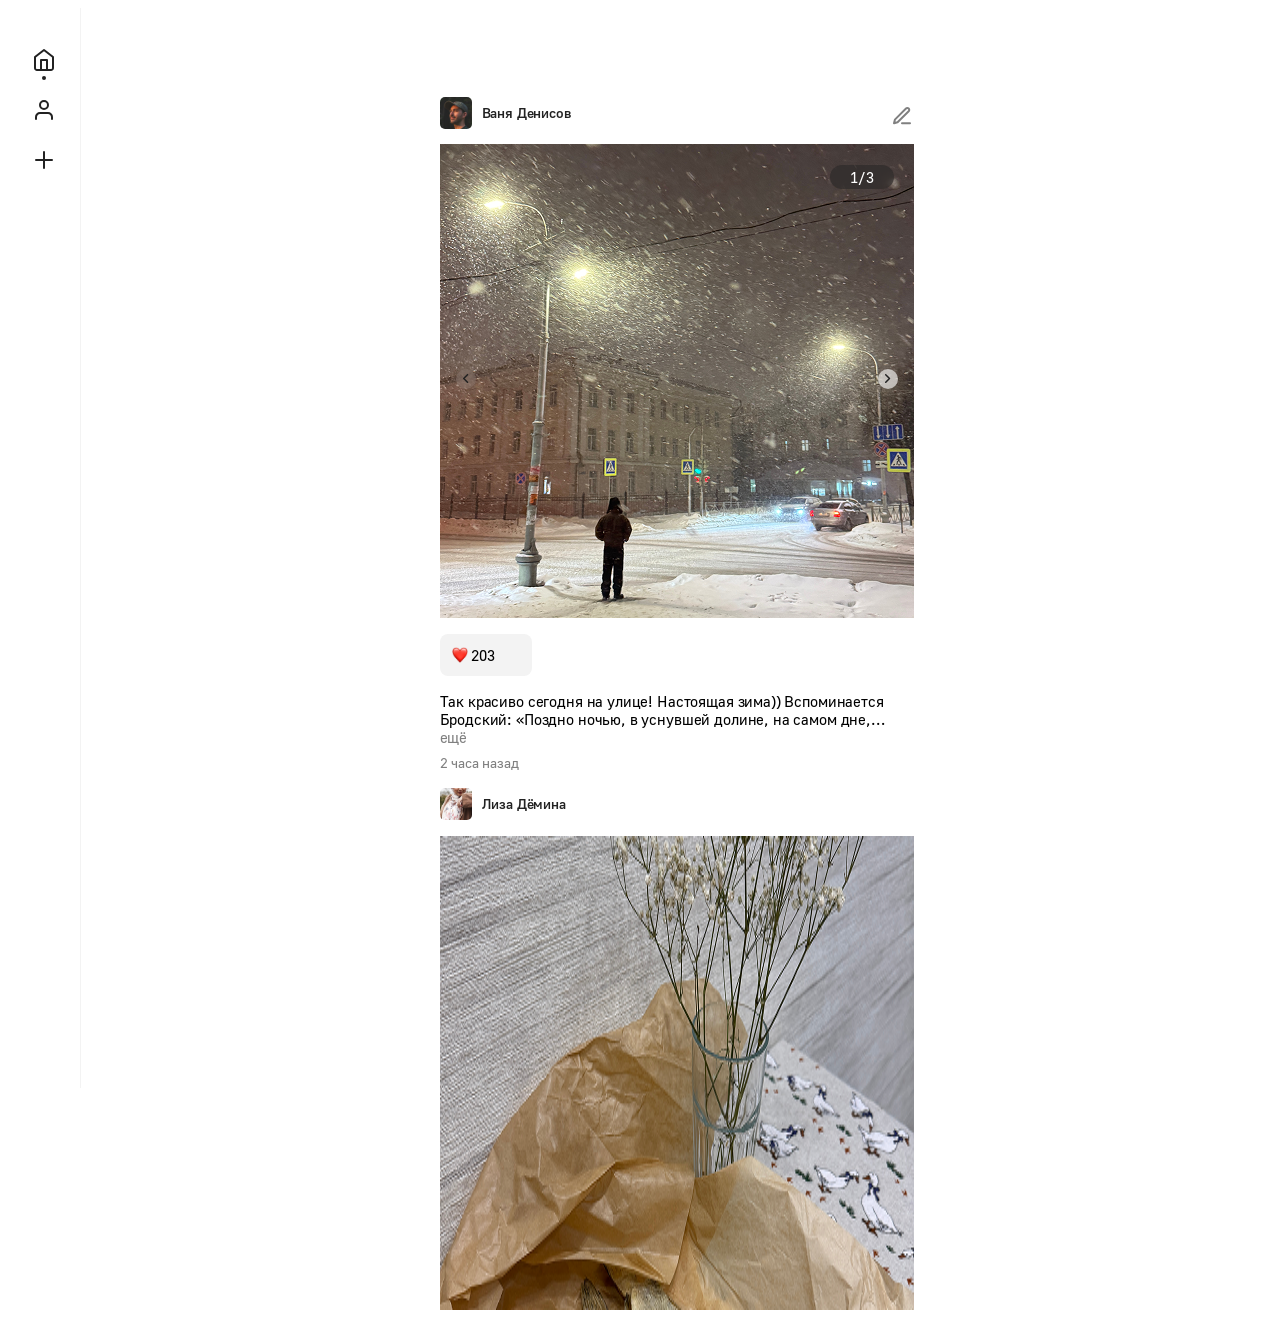
<file: web_project/home.html>
<!DOCTYPE html>
<html lang="en">

<head>
    <meta charset="UTF-8">
    <meta name="viewport" content="width=device-width, initial-scale=1.0">
    <title>Home</title>
    <link type="text/css" rel="stylesheet" href="/web_project/src/style/css/index.css">
</head>

<body>
    <div class="home-container">
        <div class="home-container__nav">
            <nav class="home-container__nav-item">
                <div class="home-container__nav-block">
                    <a class="home-container__nav-a-link"  href="home" aria-label="Главная">
                        <img src="src/image/home.svg" alt="Главная страница" class="home-container__nav-item-img">
                        <img class="home-container__nav-item-dot" src="src/image/dot.svg" alt="Активная вкладка">
                    </a>
                </div>
                <div class="home-container__nav-block">
                     <a href="profile" aria-label="Профиль">
                        <img src="src/image/user.svg" alt="Страница пользователя" class="home-container__nav-item-img">
                     </a>
                </div>
               <div class="home-container__nav-block">
                    <a href="#" aria-label="Добавить пост">
                        <img src="src/image/plus.svg" alt="Добавить пост" class="home-container__nav-item-img">
                    </a>
               </div>
            </nav>
        </div>  
        <div class="home-container__block">
            <div class="home-container__block-post">
                <div class="home-container__block-main">
                    <div class="home-container__block-user">
                        <img class="home-container__block-img" src="/web_project/src/image/user_ivan.svg" alt="Иконка пользователя">
                        <span class="home-container__block-text-user">Ваня Денисов</span>
                    </div>
                    <div class="home-container__block-add">
                        <button type="button" class="home-container__block-add-btn"></button>
                    </div>
                </div>
                <div class="home-container__block-count-img">1/3</div>
                <div class="home-container__block-slider">
                    <div class="home-container__block-item-slider home-container__block-item-slider_left">
                        <a href="# " class="home-container__block-slider-img-left"></a>
                    </div>
                    <div class="home-container__block-item-slider">
                        <a href="#" class="home-container__block-slider-img-right"></a>
                    </div>
                </div>
                <img class="home-container__block-image-post" src="src/image/home_ivan.png" alt="Картинка поста">
                <div class="home-container__block-like">
                    <img class="home-container__block-like-img" src="/web_project/src/image/like.svg" alt="Эмодзи">
                    <p class="home-container__block-like-count">203</p>
                </div>
                <div class="home-container__block-description">
                    <blockquote>
                        <p class="home-container__block-description-text">
                            Так красиво сегодня на улице! Настоящая зима)) Вспоминается
                            Бродский: «Поздно ночью, в уснувшей долине, на самом дне, в городке, занесенном снегом
                            по ручку двери...»
                        </p>
                    </blockquote>
                    <a class="home-container__block-link">ещё</a>
                    <span class="home-container__block-date">2 часа назад</span>
                </div>
            </div>
            <div class="home-container__block-post">
                <div class="home-container__block-main">
                    <div class="home-container__block-user">
                        <img class="home-container__block-img" src="/web_project/src/image/user_liza.svg" alt="Иконка пользователя">
                        <span class="home-container__block-text-user">Лиза Дёмина</span>
                    </div>
                </div>
                <img class="home-container__block-image-post" src="src/image/home_liza.png" alt="Картинка поста">
            </div>
        </div>
    </div>
</body>
</html>
</file>
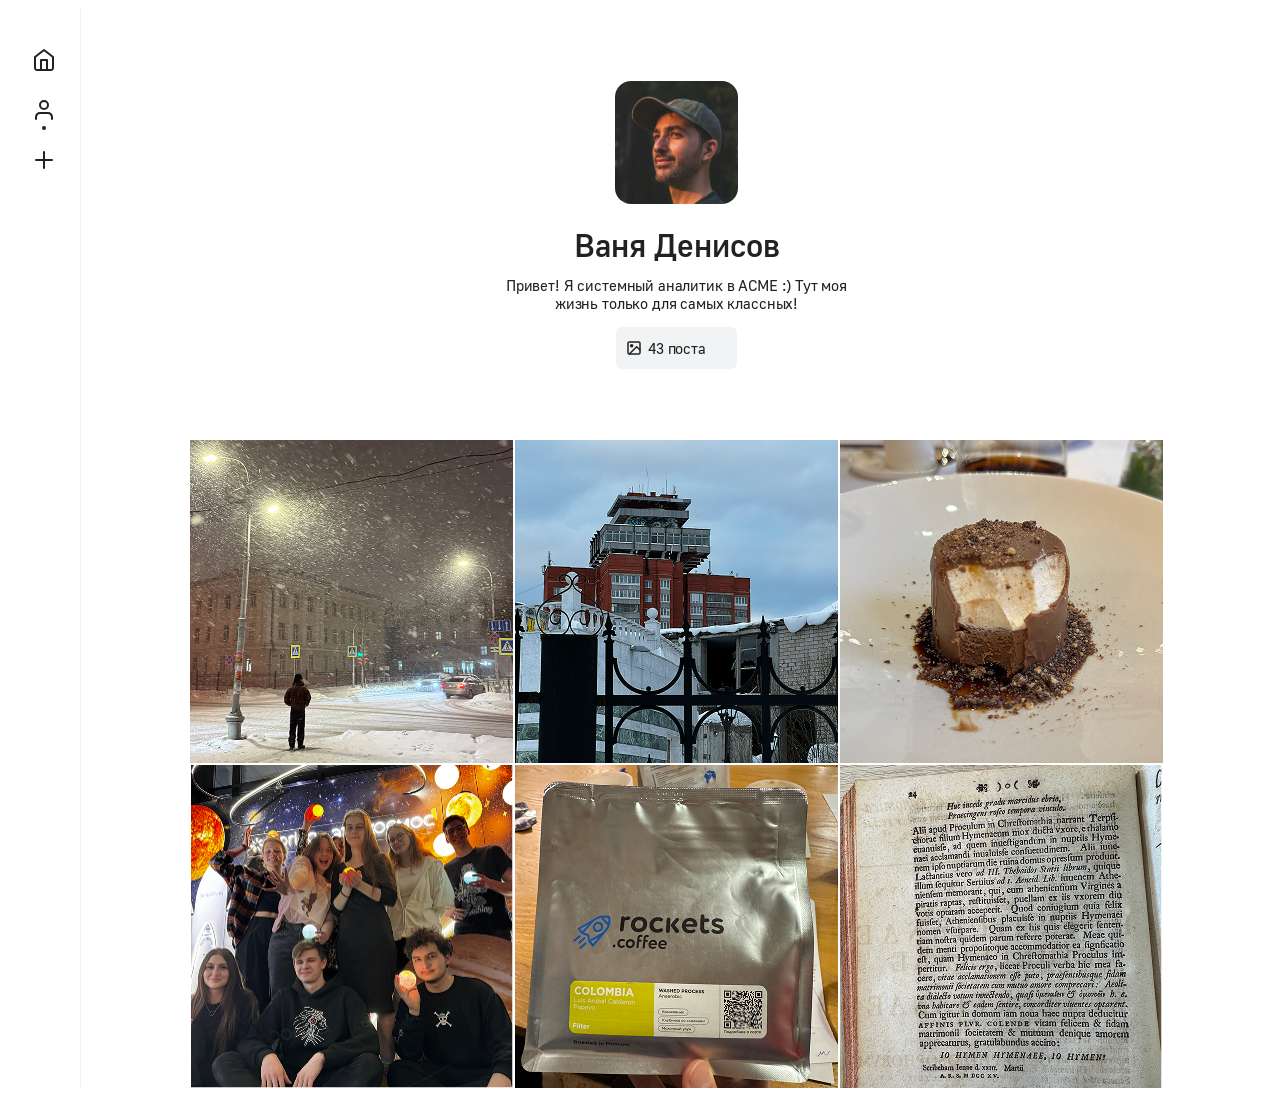
<file: web_project/profile.html>
<!DOCTYPE html>
<html lang="en">
<head>
    <meta charset="UTF-8">
    <meta name="viewport" content="width=device-width, initial-scale=1.0">
    <title>Profile</title>
    <link rel="stylesheet" href="/web_project/src/style/css/index.css">
</head>
<body>
     <div class="profile-container">
         <div class="home-container__nav">
            <nav class="home-container__nav-item">
                <div class="home-container__nav-block">
                    <a href="home" aria-label="Главная">
                        <img src="src/image/home.svg" alt="Главная страница" class="home-container__nav-item-img">
                    </a>
                </div>
                <div class="home-container__nav-block">
                     <a class="home-container__nav-a-link"  href="profile" aria-label="Профиль">
                        <img src="src/image/user.svg" alt="Страница пользователя" class="home-container__nav-item-img">
                         <img class="home-container__nav-item-dot" src="src/image/dot.svg" alt="Активная вкладка">
                     </a>
                </div>
               <div class="home-container__nav-block">
                    <a href="#" aria-label="Добавить пост">
                        <img src="src/image/plus.svg" alt="Добавить пост" class="home-container__nav-item-img">
                    </a>
               </div>
            </nav>
        </div>
        <div class="home-container__block">
            <div class="profile-container__block">
                <img class="profile-container__block-avatar" src="src/image/user_ivan.svg" alt="Иконка пользователя">
                <h1 class="profile-container__block-text">Ваня Денисов</span>
                <p class="profile-container__block-p">Привет! Я системный аналитик в ACME :) Тут моя жизнь только для самых классных!</p>
                <div class="profile-container__dop">
                    <img class="profile-container__picture" src="src/image/picture.svg" alt="Картинка поста">
                    <span class="profile-container__text">43 поста</span>
                </div>
            </div>
            <div class="profile-container__post">
                <img class="profile-container__image-post" src="src/image/city_show_post.png" alt="Снег в городе">
                <img class="profile-container__image-post" src="src/image/city_post.png" alt="Мой город">
                <img class="profile-container__image-post" src="src/image/cake_post.png" alt="Пироженое">
                <img class="profile-container__image-post" src="src/image/people_post.png" alt="Моя компания">
                <img class="profile-container__image-post" src="src/image/cofe_post.png" alt="Мое кофе">
                <img class="profile-container__image-post" src="src/image/book_post.png" alt="Мои книги">
            </div>
        </div>
    </div>
</body>
</html>
</file>
<file: web_project/src/style/css/index.css>
/* разные файлы, font  писать 1 свойством  */
@import url("/web_project/src/style/css/font.css");
@import url("/web_project/src/style/css/home.css");
@import url("/web_project/src/style/css/login.css");
@import url("/web_project/src/style/css/profile.css");
p {
    font: normal 15px/18px "Golos-UI_Regular", sans-serif;
    color: black;
}

body {
    font: normal 15px/18px "Golos-UI_VF", sans-serif;
}

blockquote {
    margin: 0; 
    padding: 0;
    max-width: 474px;
    letter-spacing: -0.15px;
    font: normal 15px/18px "Golos-UI_Regular", sans-serif;
    color: #222222;
    display: -webkit-box; /* Создает гибкую коробку для многострочного обрезания */
    -webkit-line-clamp: 2; /* Ограничение по числу строк */
    -webkit-box-orient: vertical; /* Вертикальное направление */
    line-clamp: 2;
    overflow: hidden; /* Обрезает содержимое за пределами контейнера */
    text-overflow: ellipsis; /* Многоточие в конце */
    line-height: 18px; /* Высота строки, чтобы соответствовать line-height в font */
    text-align: start; /* Или center, left, right, в зависимости от выравнивания */

}
</file>
